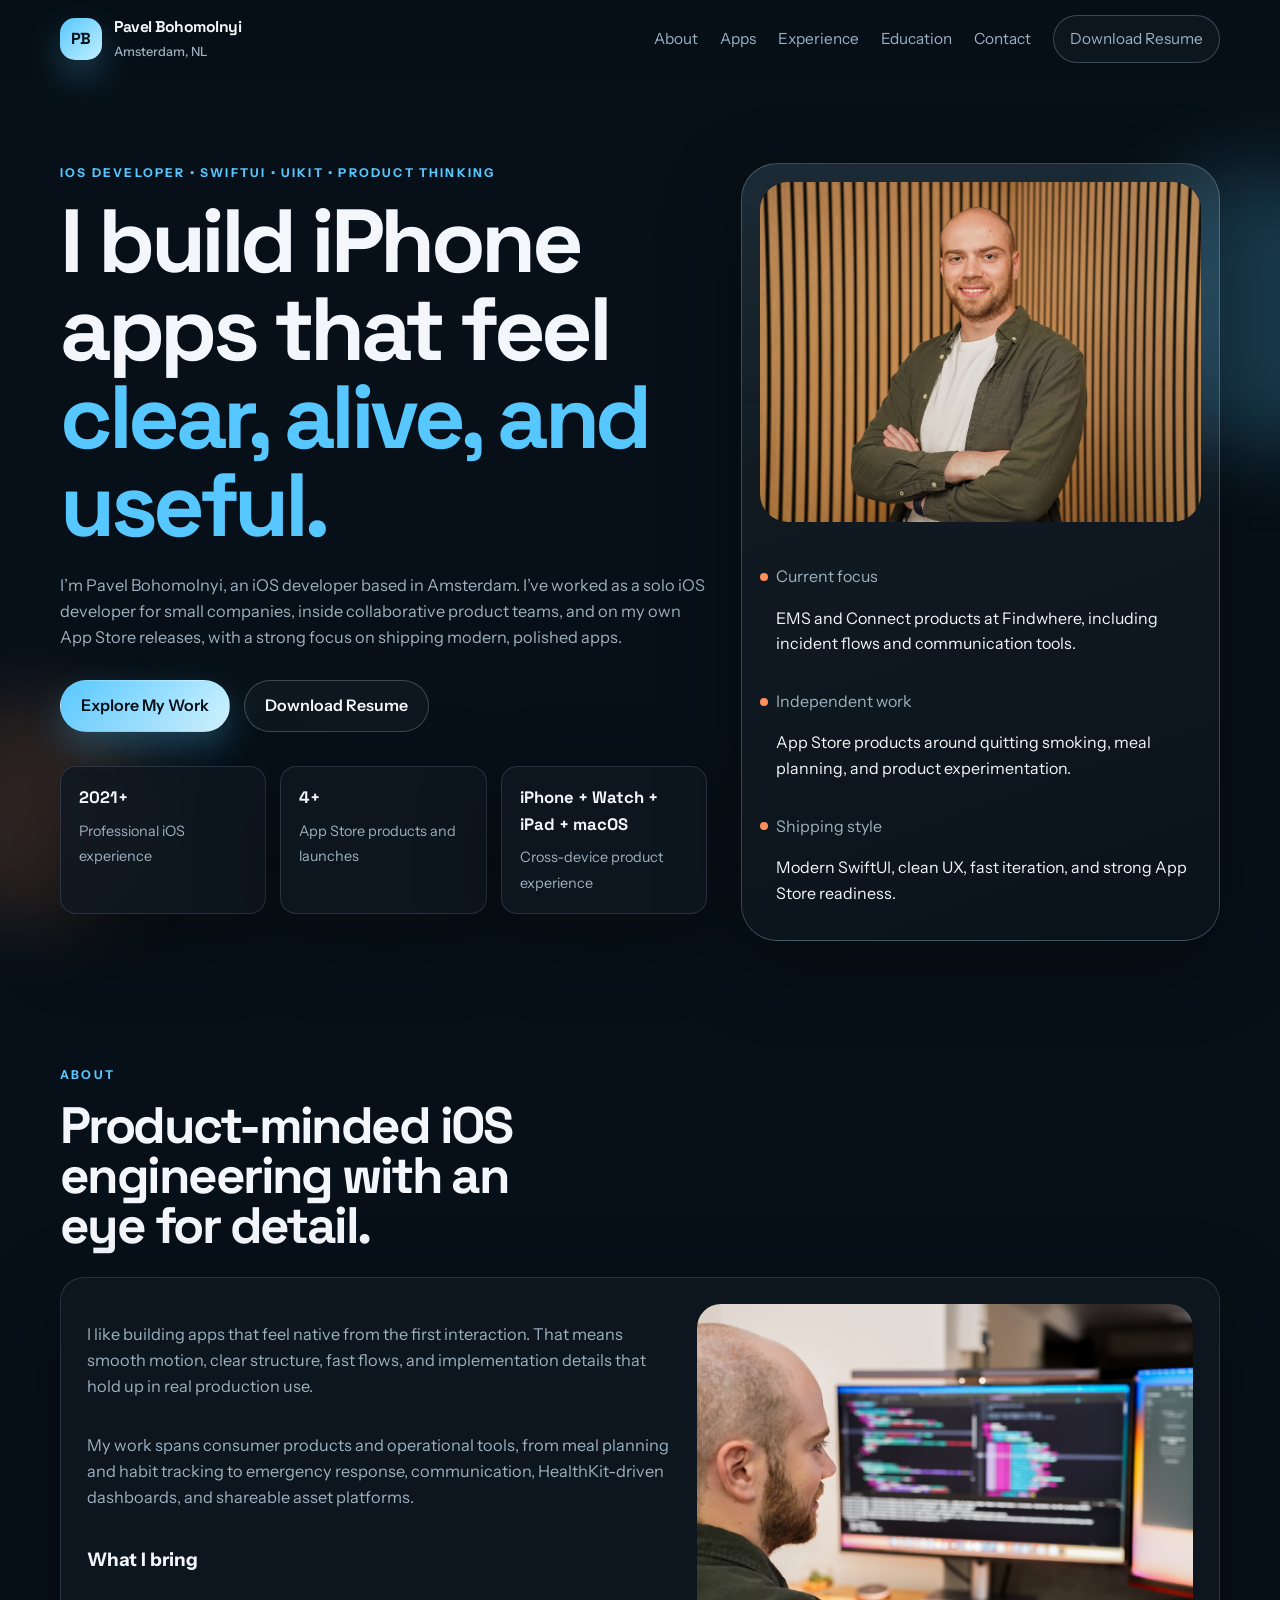
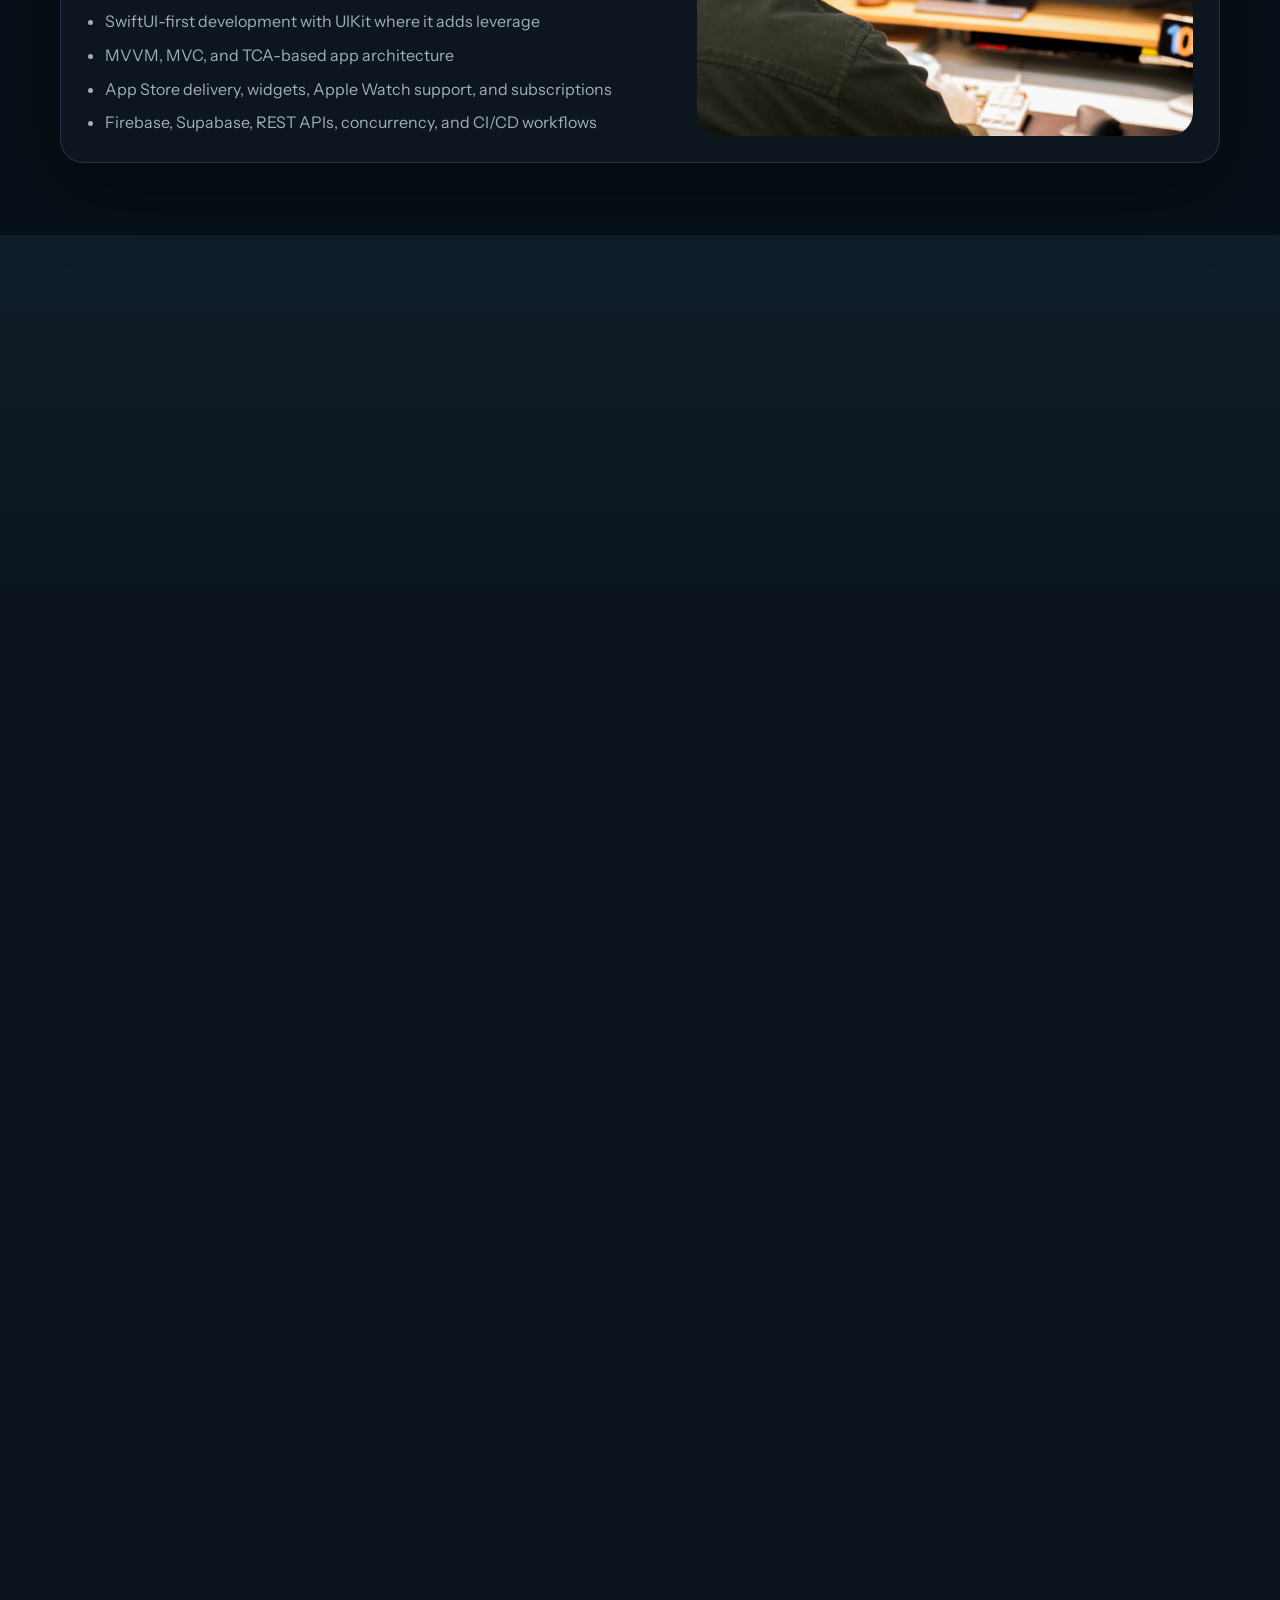
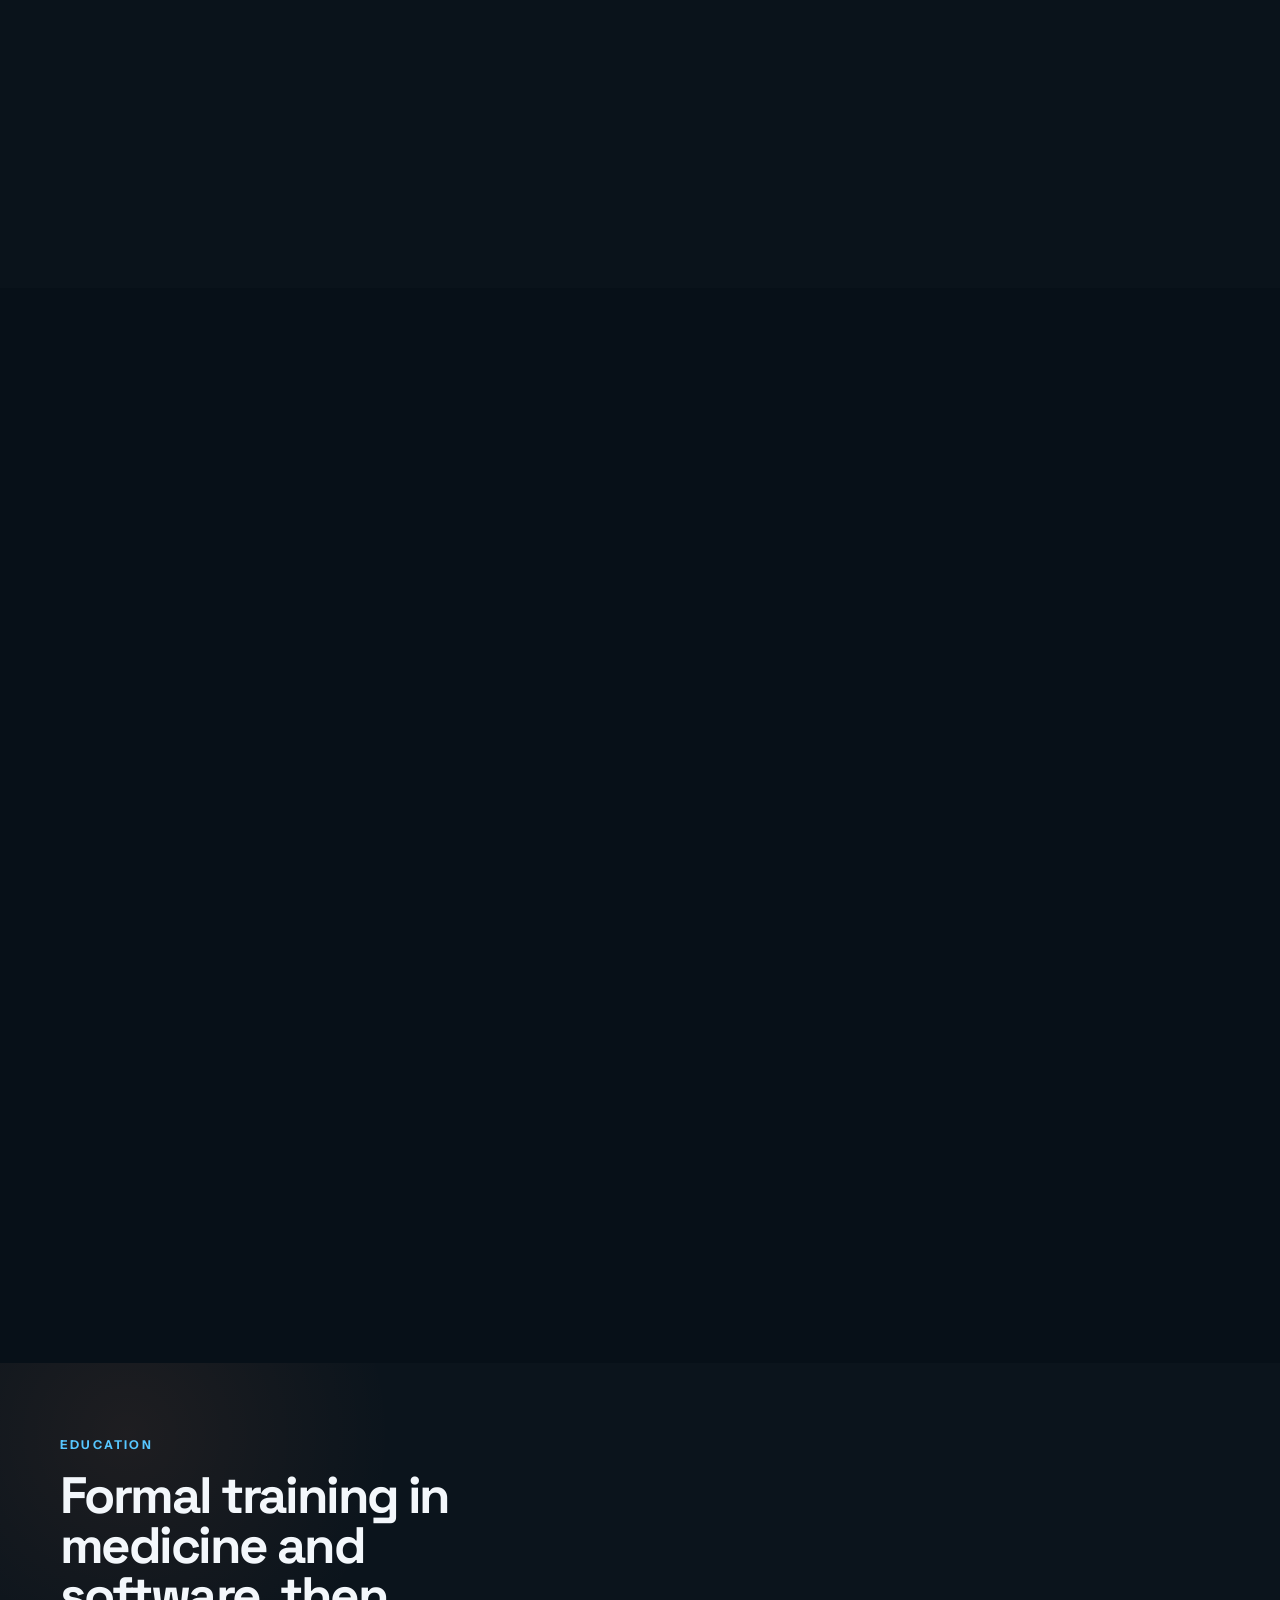
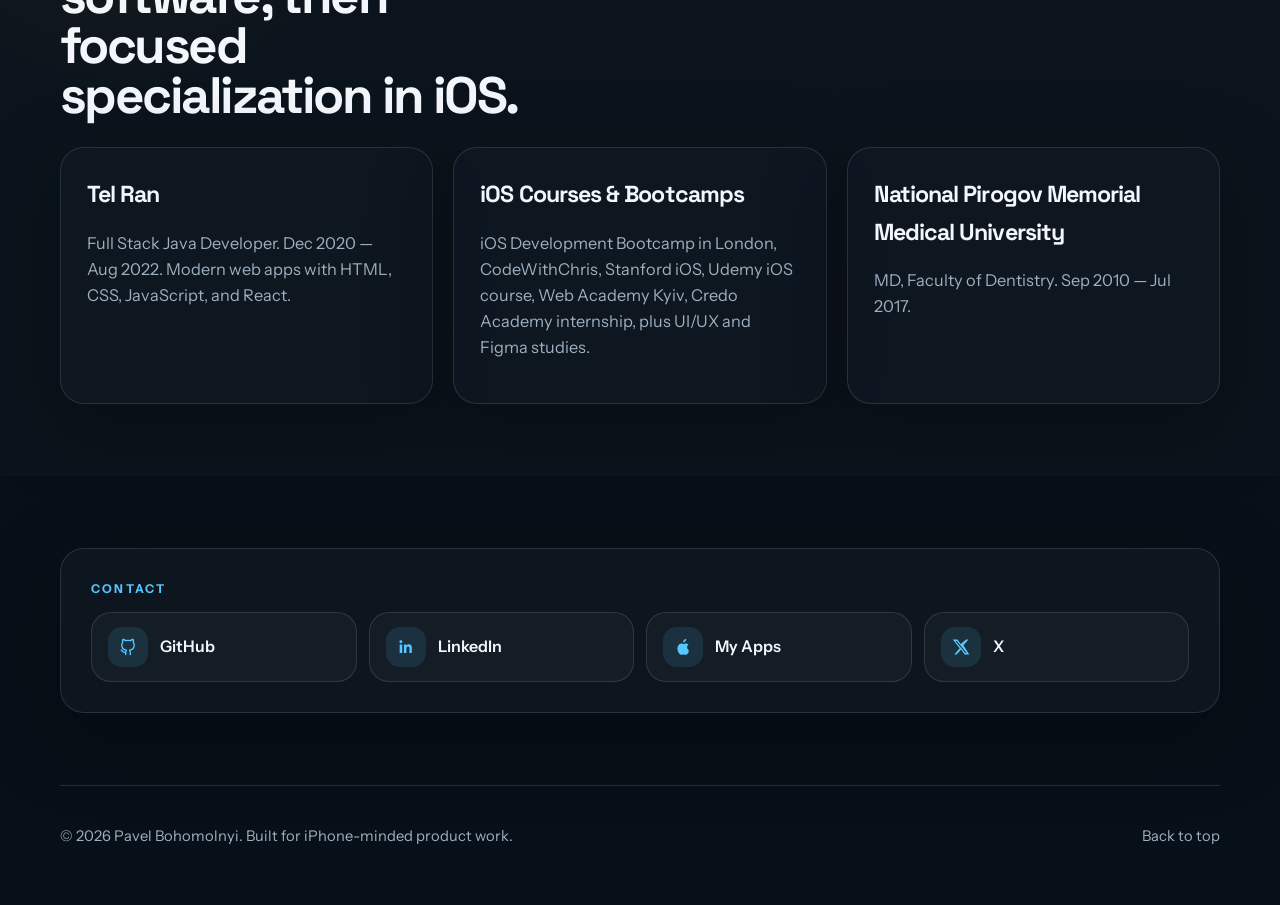
<file: index.html>
<!DOCTYPE html>
<html lang="en">
<head>
  <meta charset="UTF-8" />
  <meta name="viewport" content="width=device-width, initial-scale=1.0" />
  <title>Pavel Bohomolnyi | iOS Developer</title>
  <meta
    name="description"
    content="Portfolio of Pavel Bohomolnyi, an iOS developer building polished SwiftUI and UIKit apps across safety, lifestyle, and consumer products."
  />
  <link rel="preconnect" href="https://fonts.googleapis.com" />
  <link rel="preconnect" href="https://fonts.gstatic.com" crossorigin />
  <link
    href="https://fonts.googleapis.com/css2?family=Space+Grotesk:wght@400;500;700&family=Instrument+Sans:wght@400;500;600;700&display=swap"
    rel="stylesheet"
  />
  <link rel="stylesheet" href="css/style.css" />
</head>
<body>
  <div class="page-bg" aria-hidden="true"></div>
  <div class="site-shell">
    <div id="top" aria-hidden="true"></div>
    <header class="site-header">
      <div class="container nav">
        <a class="brand" href="#top" aria-label="Go to top">
          <span class="brand-mark">PB</span>
          <span class="brand-copy">
            <span class="brand-text">Pavel Bohomolnyi</span>
            <span class="brand-subtext">Amsterdam, NL</span>
          </span>
        </a>

        <button
          class="menu-toggle"
          id="menuToggle"
          type="button"
          aria-expanded="false"
          aria-controls="siteMenu"
          aria-label="Toggle navigation"
        >
          <span></span>
          <span></span>
        </button>

        <nav class="site-nav" id="siteMenu">
          <a href="#about">About</a>
          <a href="#apps">Apps</a>
          <a href="#experience">Experience</a>
          <a href="#education">Education</a>
          <a href="#contact">Contact</a>
          <a class="nav-resume" href="assets/pavel-bohomolnyi-cv.pdf" download>Download Resume</a>
        </nav>
      </div>
    </header>

    <main>
      <section class="hero">
        <div class="hero-orb hero-orb-a"></div>
        <div class="hero-orb hero-orb-b"></div>
        <div class="hero-grid container">
          <div class="hero-copy reveal">
            <p class="eyebrow">iOS Developer • SwiftUI • UIKit • Product Thinking</p>
            <h1>
              I build iPhone apps that feel
              <span>clear, alive, and useful.</span>
            </h1>
            <p class="hero-lead">
              I’m Pavel Bohomolnyi, an iOS developer based in Amsterdam. I’ve worked as a solo
              iOS developer for small companies, inside collaborative product teams, and on my
              own App Store releases, with a strong focus on shipping modern, polished apps.
            </p>
            <div class="hero-actions">
              <a class="button button-primary" href="#apps">Explore My Work</a>
              <a class="button button-secondary" href="assets/pavel-bohomolnyi-cv.pdf" download>Download Resume</a>
            </div>
            <div class="hero-meta">
              <div>
                <strong>2021+</strong>
                <span>Professional iOS experience</span>
              </div>
              <div>
                <strong>4+</strong>
                <span>App Store products and launches</span>
              </div>
              <div>
                <strong>iPhone + Watch + iPad + macOS</strong>
                <span>Cross-device product experience</span>
              </div>
            </div>
          </div>

          <div class="hero-panel reveal reveal-delay">
            <div class="hero-card">
              <div class="hero-photo-frame">
                <img class="hero-photo" src="assets/profile-photo.jpg" alt="Pavel Bohomolnyi portrait" />
              </div>
              <div class="signal-grid">
                <article>
                  <p class="signal-label">Current focus</p>
                  <p>EMS and Connect products at Findwhere, including incident flows and communication tools.</p>
                </article>
                <article>
                  <p class="signal-label">Independent work</p>
                  <p>App Store products around quitting smoking, meal planning, and product experimentation.</p>
                </article>
                <article>
                  <p class="signal-label">Shipping style</p>
                  <p>Modern SwiftUI, clean UX, fast iteration, and strong App Store readiness.</p>
                </article>
              </div>
            </div>
          </div>
        </div>
      </section>

      <section class="section" id="about">
        <div class="container section-grid">
          <div class="section-copy reveal">
            <p class="section-kicker">About</p>
            <h2>Product-minded iOS engineering with an eye for detail.</h2>
          </div>

          <article class="about-feature about-card reveal">
            <div class="about-feature-copy">
              <p>
                I like building apps that feel native from the first interaction. That means
                smooth motion, clear structure, fast flows, and implementation details that hold
                up in real production use.
              </p>
              <p>
                My work spans consumer products and operational tools, from meal planning and
                habit tracking to emergency response, communication, HealthKit-driven dashboards,
                and shareable asset platforms.
              </p>
              <h3>What I bring</h3>
              <ul class="bullet-list">
                <li>SwiftUI-first development with UIKit where it adds leverage</li>
                <li>MVVM, MVC, and TCA-based app architecture</li>
                <li>App Store delivery, widgets, Apple Watch support, and subscriptions</li>
                <li>Firebase, Supabase, REST APIs, concurrency, and CI/CD workflows</li>
              </ul>
            </div>

            <div class="about-photo-card">
              <img src="assets/about-photo.jpg" alt="Pavel Bohomolnyi working at his desk" />
            </div>
          </article>
        </div>
      </section>

      <section class="section section-accent" id="apps">
        <div class="container">
          <div class="section-copy reveal">
            <p class="section-kicker">Selected Apps</p>
            <h2>Apps I’ve shipped across consumer and operational use cases.</h2>
          </div>

          <div class="app-grid">
            <article class="app-card app-card-featured reveal">
              <div class="app-header">
                <span class="app-icon app-icon-image app-icon-nomnom">
                  <img src="assets/app-icons/recipe-book.jpg" alt="Recipe Book app icon" />
                </span>
                <div>
                  <p class="app-type">Recipe &amp; Meal Planning</p>
                  <h3>Recipe Book: Organize &amp; Plan</h3>
                </div>
              </div>
              <p>
                A digital cookbook and weekly meal planner for organizing recipes, building meal
                schedules, and automatically turning planned meals into a smart grocery list.
              </p>
              <div class="tag-row">
                <span>SwiftUI</span>
                <span>StoreKit</span>
                <span>Apple Watch</span>
                <span>Grocery Lists</span>
                <span>Recipe Folders</span>
                <span>Meal Planning</span>
                <span>Firebase</span>
                <span>Push Notifications</span>
                <span>RevenueCat</span>
                <span>Async/Await</span>
                <span>Localization</span>
              </div>
              <div class="app-links">
                <a href="https://apps.apple.com/nl/app/recipe-book-organize-plan/id6745474168" target="_blank" rel="noopener">App Store</a>
              </div>
            </article>

            <article class="app-card reveal reveal-delay">
              <div class="app-header">
                <span class="app-icon app-icon-image app-icon-smoke">
                  <img src="assets/app-icons/no-smoke-orange.png" alt="No Smoke Today app icon" />
                </span>
                <div>
                  <p class="app-type">Health & Habit Tracking</p>
                  <h3>No Smoke Today</h3>
                </div>
              </div>
              <p>
                A quit-smoking app that also acts as a playground for modern iOS development:
                Swift 6, async/await, widgets, Apple Watch, RevenueCat, and analytics tooling.
              </p>
              <div class="tag-row">
                <span>SwiftUI</span>
                <span>Swift 6</span>
                <span>Async/Await</span>
                <span>Widgets</span>
                <span>Apple Watch</span>
                <span>RevenueCat</span>
                <span>Firebase</span>
                <span>Crashlytics</span>
              </div>
              <div class="app-links">
                <a href="https://apps.apple.com/us/app/no-smoke-today/id6758665758" target="_blank" rel="noopener">App Store</a>
              </div>
            </article>

            <article class="app-card reveal">
              <div class="app-header">
                <span class="app-icon app-icon-image app-icon-ems">
                  <img src="assets/app-icons/ems.png" alt="EMS app icon" />
                </span>
                <div>
                  <p class="app-type">Operational Event Platform</p>
                  <h3>EMS</h3>
                </div>
              </div>
              <p>
                A safety-focused app designed to save lives with quick incident alerts, location
                usage, audio and video chat, Bluetooth emergency buttons, and live information.
              </p>
              <div class="tag-row">
                <span>UIKit</span>
                <span>CoreBluetooth</span>
                <span>Location</span>
                <span>Audio / Video Chat</span>
                <span>Critical Alerts</span>
                <span>Widgets</span>
                <span>Analytics</span>
                <span>Firebase</span>
                <span>Tasks</span>
                <span>Agenda</span>
                <span>Calendars</span>
                <span>Notes</span>
                <span>SSO</span>
              </div>
              <div class="app-links">
                <a href="https://apps.apple.com/us/app/ems-app/id651352867" target="_blank" rel="noopener">App Store</a>
              </div>
            </article>

            <article class="app-card reveal">
              <div class="app-header">
                <span class="app-icon app-icon-image app-icon-findwhere">
                  <img src="assets/app-icons/findwhere-connect.png" alt="Findwhere Connect app icon" />
                </span>
                <div>
                  <p class="app-type">B2B / Public Service</p>
                  <h3>Findwhere Connect</h3>
                </div>
              </div>
              <p>
                A fully operational app commissioned in partnership with Dutch municipalities to
                give refugees fast access to essential information and communication channels.
              </p>
              <div class="tag-row">
                <span>SwiftUI</span>
                <span>Messaging</span>
                <span>Translation</span>
                <span>Municipal Services</span>
                <span>Onboarding</span>
                <span>Push Notifications</span>
                <span>Accessibility</span>
              </div>
              <div class="app-links">
                <a href="https://apps.apple.com/ca/app/findwhere-connect/id6742739684" target="_blank" rel="noopener">App Store</a>
              </div>
            </article>

            <article class="app-card reveal reveal-delay">
              <div class="app-header">
                <span class="app-icon app-icon-image app-icon-topology">
                  <img src="assets/app-icons/topology.webp" alt="Topology app icon" />
                </span>
                <div>
                  <p class="app-type">Shared Mobility Platform</p>
                  <h3>Topology</h3>
                </div>
              </div>
              <p>
                Part of the Skopei platform, giving users access to shared assets like cars,
                bicycles, boats, properties, and other bookable resources through one mobile product.
              </p>
              <div class="tag-row">
                <span>UIKit</span>
                <span>Product Delivery</span>
                <span>Mobility</span>
                <span>Shared Assets</span>
                <span>Cross-team Collaboration</span>
                <span>Documentation</span>
                <span>App Store</span>
              </div>
              <div class="app-links">
                <a href="https://apps.apple.com/nl/app/topology/id1525860385" target="_blank" rel="noopener">App Store</a>
              </div>
            </article>
          </div>
        </div>
      </section>

      <section class="section" id="experience">
        <div class="container">
          <div class="section-copy reveal">
            <p class="section-kicker">Experience</p>
            <h2>Professional product work and independent app building.</h2>
          </div>

          <div class="timeline">
            <article class="timeline-item reveal">
              <div class="timeline-line"></div>
              <div class="timeline-body">
                <div class="timeline-meta">
                  <span>Findwhere</span>
                  <span>Sep 2024 — Current</span>
                </div>
                <h3>iOS Developer</h3>
                <p>
                  Main focus on the EMS app and related products: safety features, incident alerts,
                  location-based flows, audio and video chat, Bluetooth integration, widgets,
                  analytics, crash tracking, and a large-scale rewrite using modern technologies.
                </p>
              </div>
            </article>

            <article class="timeline-item reveal reveal-delay">
              <div class="timeline-line"></div>
              <div class="timeline-body">
                <div class="timeline-meta">
                  <span>Simple Things</span>
                  <span>Jun 2024 — Sep 2024</span>
                </div>
                <h3>iOS Developer</h3>
                <p>
                  Built an MVP in SwiftUI with async/await for an app that combines reminders,
                  HealthKit activity tracking, weather views, and crypto dashboard functionality,
                  plus a roadmap for multiple major updates.
                </p>
              </div>
            </article>

            <article class="timeline-item reveal">
              <div class="timeline-line"></div>
              <div class="timeline-body">
                <div class="timeline-meta">
                  <span>Skopei</span>
                  <span>Feb 2023 — Jun 2024</span>
                </div>
                <h3>iOS Developer</h3>
                <p>
                  Worked across the Topology and Skopei apps, from UI fixes and larger projects to
                  App Store distribution, while coordinating closely with Android developers, design,
                  product, business, and QA stakeholders.
                </p>
              </div>
            </article>

          </div>
        </div>
      </section>

      <section class="section section-soft" id="education">
        <div class="container education-layout">
          <div class="section-copy reveal">
            <p class="section-kicker">Education</p>
            <h2>Formal training in medicine and software, then focused specialization in iOS.</h2>
          </div>

          <div class="education-grid">
            <article class="education-card reveal">
              <h3>Tel Ran</h3>
              <p>
                Full Stack Java Developer.
                Dec 2020 — Aug 2022.
                Modern web apps with HTML, CSS, JavaScript, and React.
              </p>
            </article>

            <article class="education-card reveal reveal-delay">
              <h3>iOS Courses & Bootcamps</h3>
              <p>
                iOS Development Bootcamp in London, CodeWithChris, Stanford iOS, Udemy iOS course,
                Web Academy Kyiv, Credo Academy internship, plus UI/UX and Figma studies.
              </p>
            </article>

            <article class="education-card reveal">
              <h3>National Pirogov Memorial Medical University</h3>
              <p>
                MD, Faculty of Dentistry.
                Sep 2010 — Jul 2017.
              </p>
            </article>
          </div>
        </div>
      </section>

      <section class="section" id="contact">
        <div class="container contact-shell reveal">
          <div class="contact-panel">
            <p class="section-kicker">Contact</p>
            <div class="contact-links-grid">
              <a class="contact-link-card" href="https://github.com/PavelBohomolny" target="_blank" rel="noopener" aria-label="GitHub">
                <span class="contact-link-icon" aria-hidden="true">
                  <svg width="18" height="18" viewBox="0 0 24 24" role="img" fill="none" stroke="currentColor" stroke-width="1.8" stroke-linecap="round" stroke-linejoin="round">
                    <path d="M9 19c-4.5 1.4-4.5-2.5-6-3m12 6v-3.5a3 3 0 0 0-.9-2.3c3-.3 6.2-1.5 6.2-6.8A5.3 5.3 0 0 0 19 5.8 4.9 4.9 0 0 0 18.9 2S17.7 1.7 15 3.5a13.4 13.4 0 0 0-6 0C6.3 1.7 5.1 2 5.1 2A4.9 4.9 0 0 0 5 5.8a5.3 5.3 0 0 0-1.3 3.6c0 5.3 3.2 6.5 6.2 6.8A3 3 0 0 0 9 18.5V22"/>
                  </svg>
                </span>
                <span class="contact-link-label">GitHub</span>
              </a>

              <a class="contact-link-card" href="https://www.linkedin.com/in/pavelbohomolnyi/" target="_blank" rel="noopener" aria-label="LinkedIn">
                <span class="contact-link-icon" aria-hidden="true">
                  <svg width="18" height="18" viewBox="0 0 24 24" role="img" fill="currentColor">
                    <path d="M6.94 8.5H3.56V20h3.38V8.5Zm.22-3.55a1.96 1.96 0 1 0-3.92 0 1.96 1.96 0 0 0 3.92 0ZM20 20h-3.38v-5.59c0-1.33-.03-3.05-1.86-3.05-1.87 0-2.16 1.46-2.16 2.96V20H9.22V8.5h3.24v1.57h.05c.45-.85 1.55-1.75 3.18-1.75 3.4 0 4.03 2.24 4.03 5.15V20Z"/>
                  </svg>
                </span>
                <span class="contact-link-label">LinkedIn</span>
              </a>

              <a class="contact-link-card" href="https://apps.apple.com/developer/pavel-bohomolnyi/id1811868448" target="_blank" rel="noopener" aria-label="My Apps">
                <span class="contact-link-icon" aria-hidden="true">
                  <svg width="18" height="18" viewBox="0 0 24 24" role="img" fill="currentColor">
                    <path d="M16.37 1.43c0 1.14-.47 2.24-1.17 3.04-.8.91-2.04 1.61-3.19 1.52-.14-1.09.43-2.23 1.14-3 .79-.87 2.09-1.51 3.22-1.56Zm3.7 16.08c-.47 1.08-1.04 2.08-1.82 3.04-.69.85-1.6 1.9-2.79 1.92-1.06.02-1.4-.63-2.84-.63-1.44 0-1.83.61-2.88.65-1.14.05-2.01-1.01-2.71-1.86-1.98-2.43-3.49-6.86-1.46-10.35.99-1.72 2.77-2.8 4.66-2.83 1.09-.02 2.13.73 2.79.73.66 0 1.9-.9 3.2-.77.54.02 2.05.22 3.02 1.64-.08.05-1.8 1.05-1.78 3.14.02 2.49 2.19 3.33 2.23 3.35-.03.07-.35 1.03-.62 1.97Z"/>
                  </svg>
                </span>
                <span class="contact-link-label">My Apps</span>
              </a>

              <a class="contact-link-card" href="https://x.com/pavelbohomolnyi" target="_blank" rel="noopener" aria-label="X">
                <span class="contact-link-icon" aria-hidden="true">
                  <svg width="18" height="18" viewBox="0 0 24 24" role="img" fill="currentColor">
                    <path d="M18.9 2H22l-6.77 7.74L23 22h-6.1l-4.77-6.8L6.18 22H3.05l7.24-8.27L1 2h6.25l4.3 6.15L18.9 2Zm-1.07 18h1.69L6.32 3.9H4.5L17.83 20Z"/>
                  </svg>
                </span>
                <span class="contact-link-label">X</span>
              </a>
            </div>
          </div>
        </div>
      </section>
    </main>

    <footer class="site-footer">
      <div class="container footer-row">
        <p>© 2026 Pavel Bohomolnyi. Built for iPhone-minded product work.</p>
        <a href="#top">Back to top</a>
      </div>
    </footer>
  </div>

  <script src="js/main.js"></script>
</body>
</html>
</file>
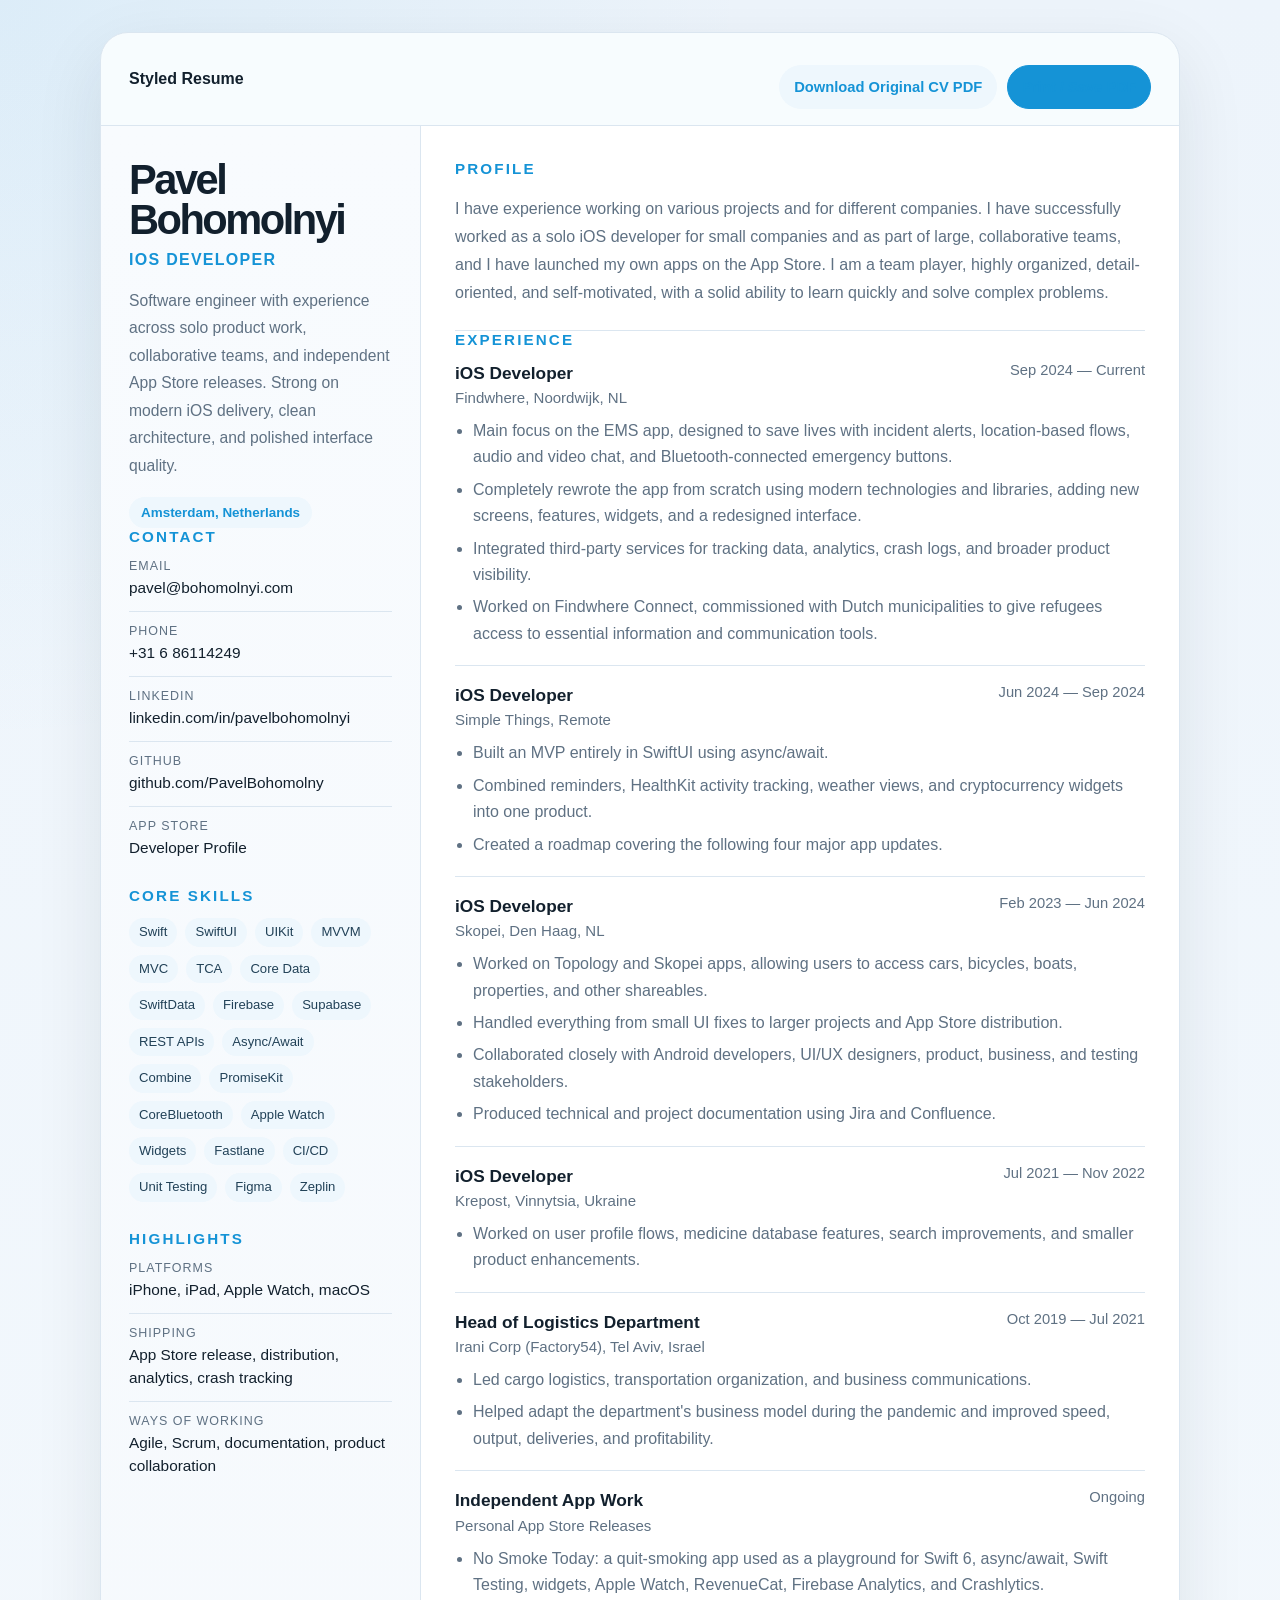
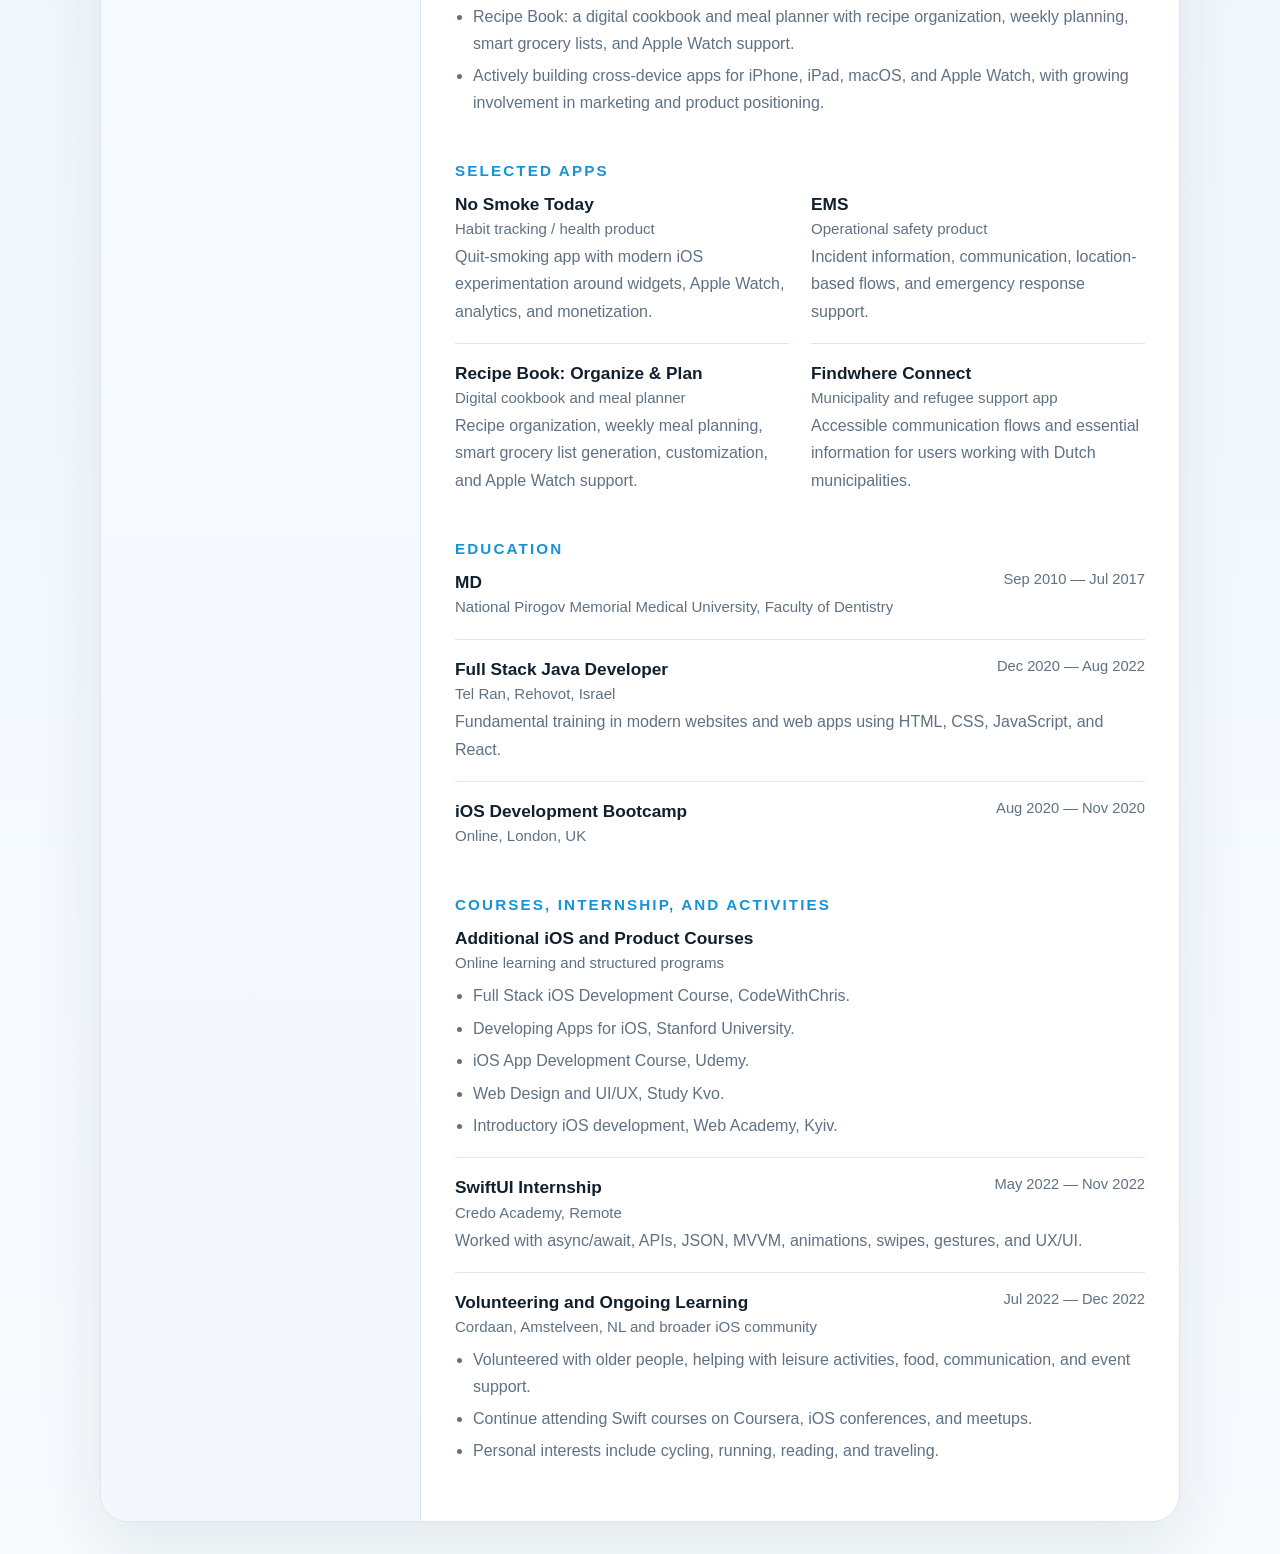
<file: assets/pavel-bohomolnyi-resume.html>
<!DOCTYPE html>
<html lang="en">
<head>
  <meta charset="UTF-8" />
  <meta name="viewport" content="width=device-width, initial-scale=1.0" />
  <title>Pavel Bohomolnyi Resume</title>
  <style>
    :root {
      --bg: #edf4fb;
      --paper: #ffffff;
      --ink: #12202d;
      --muted: #5f7183;
      --line: #dbe6f0;
      --accent: #1593d6;
      --accent-soft: #eef7fd;
      --display: "Avenir Next", "Segoe UI", sans-serif;
      --body: "Inter", "Helvetica Neue", sans-serif;
      --shadow: 0 24px 70px rgba(13, 31, 48, 0.09);
    }

    * {
      box-sizing: border-box;
    }

    body {
      margin: 0;
      padding: 32px 18px;
      color: var(--ink);
      font-family: var(--body);
      background:
        radial-gradient(circle at top left, rgba(21, 147, 214, 0.08), transparent 22%),
        linear-gradient(180deg, #edf4fb 0%, #f7fbfe 100%);
    }

    a {
      color: inherit;
      text-decoration: none;
    }

    .resume {
      width: min(1080px, 100%);
      margin: 0 auto;
      background: var(--paper);
      border: 1px solid var(--line);
      border-radius: 28px;
      box-shadow: var(--shadow);
      overflow: hidden;
    }

    .topbar {
      display: flex;
      justify-content: space-between;
      gap: 16px;
      align-items: center;
      padding: 16px 28px;
      border-bottom: 1px solid var(--line);
      background: rgba(21, 147, 214, 0.03);
    }

    .topbar a {
      color: var(--accent);
      font-weight: 600;
    }

    .layout {
      display: grid;
      grid-template-columns: 320px minmax(0, 1fr);
    }

    .sidebar {
      padding: 34px 28px 36px;
      background: linear-gradient(180deg, #f8fbfe 0%, #f4f8fc 100%);
      border-right: 1px solid var(--line);
    }

    .main {
      padding: 34px 34px 38px;
    }

    .name {
      margin: 0;
      font-family: var(--display);
      font-size: 2.6rem;
      line-height: 0.95;
      letter-spacing: -0.06em;
    }

    .role {
      margin: 12px 0 0;
      color: var(--accent);
      font-size: 1rem;
      font-weight: 700;
      letter-spacing: 0.08em;
      text-transform: uppercase;
    }

    .intro {
      margin: 18px 0 0;
      color: var(--muted);
      line-height: 1.75;
      font-size: 0.98rem;
    }

    .pill {
      display: inline-flex;
      align-items: center;
      margin-top: 18px;
      padding: 8px 12px;
      border-radius: 999px;
      background: var(--accent-soft);
      color: var(--accent);
      font-size: 0.84rem;
      font-weight: 700;
    }

    .section + .section {
      margin-top: 28px;
    }

    .section-title {
      margin: 0 0 14px;
      font-family: var(--display);
      font-size: 0.95rem;
      font-weight: 700;
      letter-spacing: 0.14em;
      text-transform: uppercase;
      color: var(--accent);
    }

    .contact-list,
    .mini-list {
      display: grid;
      gap: 12px;
    }

    .contact-item,
    .mini-item {
      padding-bottom: 12px;
      border-bottom: 1px solid var(--line);
    }

    .contact-item:last-child,
    .mini-item:last-child {
      padding-bottom: 0;
      border-bottom: 0;
    }

    .label {
      display: block;
      margin-bottom: 3px;
      color: var(--muted);
      font-size: 0.78rem;
      letter-spacing: 0.08em;
      text-transform: uppercase;
    }

    .value {
      line-height: 1.5;
      font-size: 0.96rem;
    }

    .chip-grid {
      display: flex;
      flex-wrap: wrap;
      gap: 8px;
    }

    .chip {
      padding: 7px 10px;
      border-radius: 999px;
      background: var(--accent-soft);
      color: #214157;
      font-size: 0.82rem;
      line-height: 1.1;
    }

    .header-block {
      padding-bottom: 22px;
      border-bottom: 1px solid var(--line);
    }

    .section-copy {
      margin: 18px 0 0;
      color: var(--muted);
      line-height: 1.76;
      font-size: 1rem;
    }

    .entry {
      padding: 18px 0;
      border-top: 1px solid var(--line);
    }

    .entry:first-of-type {
      border-top: 0;
      padding-top: 0;
    }

    .entry-head {
      display: flex;
      justify-content: space-between;
      align-items: flex-start;
      gap: 16px;
      margin-bottom: 6px;
    }

    .entry h3 {
      margin: 0;
      font-size: 1.08rem;
      line-height: 1.35;
    }

    .entry .where {
      margin: 4px 0 0;
      color: var(--muted);
      font-size: 0.94rem;
    }

    .period {
      color: var(--muted);
      white-space: nowrap;
      font-size: 0.92rem;
    }

    ul {
      margin: 12px 0 0;
      padding-left: 18px;
      color: var(--muted);
      line-height: 1.65;
    }

    li + li {
      margin-top: 6px;
    }

    .two-col {
      display: grid;
      grid-template-columns: 1fr 1fr;
      gap: 22px;
    }

    .plain {
      margin: 0;
      color: var(--muted);
      line-height: 1.7;
    }

    .actions {
      display: flex;
      flex-wrap: wrap;
      gap: 10px;
      margin-top: 16px;
    }

    .button {
      display: inline-flex;
      align-items: center;
      justify-content: center;
      min-height: 44px;
      padding: 0 14px;
      border-radius: 999px;
      font-size: 0.92rem;
      font-weight: 700;
      border: 1px solid var(--line);
    }

    .button-primary {
      color: #fff;
      background: var(--accent);
      border-color: var(--accent);
    }

    .button-secondary {
      color: var(--accent);
      background: var(--accent-soft);
      border-color: transparent;
    }

    @media print {
      body {
        padding: 0;
        background: #fff;
      }

      .resume {
        width: 100%;
        border: 0;
        border-radius: 0;
        box-shadow: none;
      }

      .topbar,
      .actions {
        display: none;
      }
    }

    @media (max-width: 860px) {
      .layout,
      .two-col {
        grid-template-columns: 1fr;
      }

      .sidebar {
        border-right: 0;
        border-bottom: 1px solid var(--line);
      }
    }

    @media (max-width: 640px) {
      .main,
      .sidebar {
        padding: 24px 20px;
      }

      .topbar {
        padding: 14px 20px;
        flex-direction: column;
        align-items: flex-start;
      }

      .entry-head {
        flex-direction: column;
      }

      .period {
        white-space: normal;
      }

      .name {
        font-size: 2.2rem;
      }
    }
  </style>
</head>
<body>
  <main class="resume">
    <div class="topbar">
      <strong>Styled Resume</strong>
      <div class="actions">
        <a class="button button-secondary" href="pavel-bohomolnyi-cv.pdf" download>Download Original CV PDF</a>
        <a class="button button-primary" href="javascript:window.print()">Print / Save PDF</a>
      </div>
    </div>

    <div class="layout">
      <aside class="sidebar">
        <h1 class="name">Pavel<br />Bohomolnyi</h1>
        <p class="role">iOS Developer</p>
        <p class="intro">
          Software engineer with experience across solo product work, collaborative teams,
          and independent App Store releases. Strong on modern iOS delivery, clean architecture,
          and polished interface quality.
        </p>
        <div class="pill">Amsterdam, Netherlands</div>

        <section class="section">
          <h2 class="section-title">Contact</h2>
          <div class="contact-list">
            <div class="contact-item">
              <span class="label">Email</span>
              <div class="value"><a href="mailto:pavel@bohomolnyi.com">pavel@bohomolnyi.com</a></div>
            </div>
            <div class="contact-item">
              <span class="label">Phone</span>
              <div class="value">+31 6 86114249</div>
            </div>
            <div class="contact-item">
              <span class="label">LinkedIn</span>
              <div class="value"><a href="https://www.linkedin.com/in/pavelbohomolnyi/">linkedin.com/in/pavelbohomolnyi</a></div>
            </div>
            <div class="contact-item">
              <span class="label">GitHub</span>
              <div class="value"><a href="https://github.com/PavelBohomolny">github.com/PavelBohomolny</a></div>
            </div>
            <div class="contact-item">
              <span class="label">App Store</span>
              <div class="value"><a href="https://apps.apple.com/developer/pavel-bohomolnyi/id1811868448">Developer Profile</a></div>
            </div>
          </div>
        </section>

        <section class="section">
          <h2 class="section-title">Core Skills</h2>
          <div class="chip-grid">
            <span class="chip">Swift</span>
            <span class="chip">SwiftUI</span>
            <span class="chip">UIKit</span>
            <span class="chip">MVVM</span>
            <span class="chip">MVC</span>
            <span class="chip">TCA</span>
            <span class="chip">Core Data</span>
            <span class="chip">SwiftData</span>
            <span class="chip">Firebase</span>
            <span class="chip">Supabase</span>
            <span class="chip">REST APIs</span>
            <span class="chip">Async/Await</span>
            <span class="chip">Combine</span>
            <span class="chip">PromiseKit</span>
            <span class="chip">CoreBluetooth</span>
            <span class="chip">Apple Watch</span>
            <span class="chip">Widgets</span>
            <span class="chip">Fastlane</span>
            <span class="chip">CI/CD</span>
            <span class="chip">Unit Testing</span>
            <span class="chip">Figma</span>
            <span class="chip">Zeplin</span>
          </div>
        </section>

        <section class="section">
          <h2 class="section-title">Highlights</h2>
          <div class="mini-list">
            <div class="mini-item">
              <span class="label">Platforms</span>
              <div class="value">iPhone, iPad, Apple Watch, macOS</div>
            </div>
            <div class="mini-item">
              <span class="label">Shipping</span>
              <div class="value">App Store release, distribution, analytics, crash tracking</div>
            </div>
            <div class="mini-item">
              <span class="label">Ways of Working</span>
              <div class="value">Agile, Scrum, documentation, product collaboration</div>
            </div>
          </div>
        </section>
      </aside>

      <section class="main">
        <div class="header-block">
          <h2 class="section-title">Profile</h2>
          <p class="section-copy">
            I have experience working on various projects and for different companies. I have
            successfully worked as a solo iOS developer for small companies and as part of large,
            collaborative teams, and I have launched my own apps on the App Store. I am a team
            player, highly organized, detail-oriented, and self-motivated, with a solid ability
            to learn quickly and solve complex problems.
          </p>
        </div>

        <section class="section">
          <h2 class="section-title">Experience</h2>

          <article class="entry">
            <div class="entry-head">
              <div>
                <h3>iOS Developer</h3>
                <p class="where">Findwhere, Noordwijk, NL</p>
              </div>
              <span class="period">Sep 2024 — Current</span>
            </div>
            <ul>
              <li>Main focus on the EMS app, designed to save lives with incident alerts, location-based flows, audio and video chat, and Bluetooth-connected emergency buttons.</li>
              <li>Completely rewrote the app from scratch using modern technologies and libraries, adding new screens, features, widgets, and a redesigned interface.</li>
              <li>Integrated third-party services for tracking data, analytics, crash logs, and broader product visibility.</li>
              <li>Worked on Findwhere Connect, commissioned with Dutch municipalities to give refugees access to essential information and communication tools.</li>
            </ul>
          </article>

          <article class="entry">
            <div class="entry-head">
              <div>
                <h3>iOS Developer</h3>
                <p class="where">Simple Things, Remote</p>
              </div>
              <span class="period">Jun 2024 — Sep 2024</span>
            </div>
            <ul>
              <li>Built an MVP entirely in SwiftUI using async/await.</li>
              <li>Combined reminders, HealthKit activity tracking, weather views, and cryptocurrency widgets into one product.</li>
              <li>Created a roadmap covering the following four major app updates.</li>
            </ul>
          </article>

          <article class="entry">
            <div class="entry-head">
              <div>
                <h3>iOS Developer</h3>
                <p class="where">Skopei, Den Haag, NL</p>
              </div>
              <span class="period">Feb 2023 — Jun 2024</span>
            </div>
            <ul>
              <li>Worked on Topology and Skopei apps, allowing users to access cars, bicycles, boats, properties, and other shareables.</li>
              <li>Handled everything from small UI fixes to larger projects and App Store distribution.</li>
              <li>Collaborated closely with Android developers, UI/UX designers, product, business, and testing stakeholders.</li>
              <li>Produced technical and project documentation using Jira and Confluence.</li>
            </ul>
          </article>

          <article class="entry">
            <div class="entry-head">
              <div>
                <h3>iOS Developer</h3>
                <p class="where">Krepost, Vinnytsia, Ukraine</p>
              </div>
              <span class="period">Jul 2021 — Nov 2022</span>
            </div>
            <ul>
              <li>Worked on user profile flows, medicine database features, search improvements, and smaller product enhancements.</li>
            </ul>
          </article>

          <article class="entry">
            <div class="entry-head">
              <div>
                <h3>Head of Logistics Department</h3>
                <p class="where">Irani Corp (Factory54), Tel Aviv, Israel</p>
              </div>
              <span class="period">Oct 2019 — Jul 2021</span>
            </div>
            <ul>
              <li>Led cargo logistics, transportation organization, and business communications.</li>
              <li>Helped adapt the department's business model during the pandemic and improved speed, output, deliveries, and profitability.</li>
            </ul>
          </article>

          <article class="entry">
            <div class="entry-head">
              <div>
                <h3>Independent App Work</h3>
                <p class="where">Personal App Store Releases</p>
              </div>
              <span class="period">Ongoing</span>
            </div>
            <ul>
              <li>No Smoke Today: a quit-smoking app used as a playground for Swift 6, async/await, Swift Testing, widgets, Apple Watch, RevenueCat, Firebase Analytics, and Crashlytics.</li>
              <li>Recipe Book: a digital cookbook and meal planner with recipe organization, weekly planning, smart grocery lists, and Apple Watch support.</li>
              <li>Actively building cross-device apps for iPhone, iPad, macOS, and Apple Watch, with growing involvement in marketing and product positioning.</li>
            </ul>
          </article>
        </section>

        <section class="section">
          <h2 class="section-title">Selected Apps</h2>
          <div class="two-col">
            <div>
              <article class="entry">
                <div class="entry-head">
                  <div>
                    <h3>No Smoke Today</h3>
                    <p class="where">Habit tracking / health product</p>
                  </div>
                </div>
                <p class="plain">Quit-smoking app with modern iOS experimentation around widgets, Apple Watch, analytics, and monetization.</p>
              </article>

              <article class="entry">
                <div class="entry-head">
                  <div>
                    <h3>Recipe Book: Organize &amp; Plan</h3>
                    <p class="where">Digital cookbook and meal planner</p>
                  </div>
                </div>
                <p class="plain">Recipe organization, weekly meal planning, smart grocery list generation, customization, and Apple Watch support.</p>
              </article>
            </div>

            <div>
              <article class="entry">
                <div class="entry-head">
                  <div>
                    <h3>EMS</h3>
                    <p class="where">Operational safety product</p>
                  </div>
                </div>
                <p class="plain">Incident information, communication, location-based flows, and emergency response support.</p>
              </article>

              <article class="entry">
                <div class="entry-head">
                  <div>
                    <h3>Findwhere Connect</h3>
                    <p class="where">Municipality and refugee support app</p>
                  </div>
                </div>
                <p class="plain">Accessible communication flows and essential information for users working with Dutch municipalities.</p>
              </article>
            </div>
          </div>
        </section>

        <section class="section">
          <h2 class="section-title">Education</h2>

          <article class="entry">
            <div class="entry-head">
              <div>
                <h3>MD</h3>
                <p class="where">National Pirogov Memorial Medical University, Faculty of Dentistry</p>
              </div>
              <span class="period">Sep 2010 — Jul 2017</span>
            </div>
          </article>

          <article class="entry">
            <div class="entry-head">
              <div>
                <h3>Full Stack Java Developer</h3>
                <p class="where">Tel Ran, Rehovot, Israel</p>
              </div>
              <span class="period">Dec 2020 — Aug 2022</span>
            </div>
            <p class="plain">Fundamental training in modern websites and web apps using HTML, CSS, JavaScript, and React.</p>
          </article>

          <article class="entry">
            <div class="entry-head">
              <div>
                <h3>iOS Development Bootcamp</h3>
                <p class="where">Online, London, UK</p>
              </div>
              <span class="period">Aug 2020 — Nov 2020</span>
            </div>
          </article>
        </section>

        <section class="section">
          <h2 class="section-title">Courses, Internship, and Activities</h2>

          <article class="entry">
            <div class="entry-head">
              <div>
                <h3>Additional iOS and Product Courses</h3>
                <p class="where">Online learning and structured programs</p>
              </div>
            </div>
            <ul>
              <li>Full Stack iOS Development Course, CodeWithChris.</li>
              <li>Developing Apps for iOS, Stanford University.</li>
              <li>iOS App Development Course, Udemy.</li>
              <li>Web Design and UI/UX, Study Kvo.</li>
              <li>Introductory iOS development, Web Academy, Kyiv.</li>
            </ul>
          </article>

          <article class="entry">
            <div class="entry-head">
              <div>
                <h3>SwiftUI Internship</h3>
                <p class="where">Credo Academy, Remote</p>
              </div>
              <span class="period">May 2022 — Nov 2022</span>
            </div>
            <p class="plain">Worked with async/await, APIs, JSON, MVVM, animations, swipes, gestures, and UX/UI.</p>
          </article>

          <article class="entry">
            <div class="entry-head">
              <div>
                <h3>Volunteering and Ongoing Learning</h3>
                <p class="where">Cordaan, Amstelveen, NL and broader iOS community</p>
              </div>
              <span class="period">Jul 2022 — Dec 2022</span>
            </div>
            <ul>
              <li>Volunteered with older people, helping with leisure activities, food, communication, and event support.</li>
              <li>Continue attending Swift courses on Coursera, iOS conferences, and meetups.</li>
              <li>Personal interests include cycling, running, reading, and traveling.</li>
            </ul>
          </article>
        </section>
      </section>
    </div>
  </main>
</body>
</html>
</file>
<file: css/style.css>
:root {
  --bg: #0a1016;
  --bg-soft: #101923;
  --panel: rgba(15, 24, 34, 0.82);
  --panel-strong: #12202d;
  --line: rgba(197, 228, 255, 0.14);
  --line-strong: rgba(197, 228, 255, 0.24);
  --text: #f3f7fb;
  --muted: #9eb0c0;
  --accent: #57c7ff;
  --accent-strong: #1593d6;
  --warm: #ff8f5a;
  --lime: #a8ff7a;
  --shadow: 0 24px 80px rgba(0, 0, 0, 0.34);

  --font-display: "Space Grotesk", sans-serif;
  --font-body: "Instrument Sans", sans-serif;

  --radius-sm: 16px;
  --radius-md: 24px;
  --radius-lg: 36px;
  --transition: 220ms ease;
}

*,
*::before,
*::after {
  box-sizing: border-box;
}

html {
  scroll-behavior: smooth;
  background-color: #071018;
}

body {
  margin: 0;
  min-width: 320px;
  font-family: var(--font-body);
  color: var(--text);
  background-color: #071018;
  line-height: 1.6;
  overflow-x: hidden;
  -webkit-font-smoothing: antialiased;
}

.page-bg {
  position: fixed;
  inset: 0;
  z-index: -1;
  pointer-events: none;
  background:
    radial-gradient(circle at top left, rgba(87, 199, 255, 0.18), transparent 28%),
    radial-gradient(circle at 80% 10%, rgba(255, 143, 90, 0.14), transparent 22%),
    linear-gradient(180deg, #071018 0%, #09131b 30%, #0a1016 100%);
  transform: translateZ(0);
}

img {
  display: block;
  max-width: 100%;
}

a {
  color: inherit;
  text-decoration: none;
}

button {
  font: inherit;
}

.site-shell {
  position: relative;
  min-height: 100vh;
}

.container {
  width: min(1160px, calc(100% - 40px));
  margin: 0 auto;
}

.site-header {
  position: sticky;
  top: 0;
  z-index: 40;
  backdrop-filter: blur(18px);
  -webkit-backdrop-filter: blur(18px);
  background: rgba(7, 16, 24, 0.58);
  border-bottom: 1px solid transparent;
  transition: border-color var(--transition), background var(--transition);
}

.site-header.scrolled {
  border-color: var(--line);
  background: rgba(7, 16, 24, 0.8);
}

.nav {
  display: flex;
  align-items: center;
  justify-content: space-between;
  gap: 24px;
  min-height: 78px;
}

.brand {
  display: inline-flex;
  align-items: center;
  gap: 12px;
  font-family: var(--font-display);
  font-weight: 700;
  letter-spacing: -0.03em;
}

.brand-copy {
  display: flex;
  flex-direction: column;
  gap: 2px;
}

.brand-mark {
  display: grid;
  place-items: center;
  width: 42px;
  height: 42px;
  border-radius: 15px;
  color: #061019;
  background: linear-gradient(135deg, var(--accent), #c2f0ff);
  box-shadow: 0 16px 34px rgba(87, 199, 255, 0.26);
}

.brand-text {
  font-size: 0.98rem;
}

.brand-subtext {
  font-family: var(--font-body);
  font-size: 0.8rem;
  font-weight: 500;
  letter-spacing: 0;
  color: var(--muted);
}

.site-nav {
  display: flex;
  align-items: center;
  gap: 22px;
}

.site-nav a {
  color: var(--muted);
  font-size: 0.96rem;
  transition: color var(--transition), transform var(--transition);
}

.site-nav a:hover,
.site-nav a.is-active {
  color: var(--text);
}

.nav-resume {
  padding: 11px 16px;
  border: 1px solid var(--line-strong);
  border-radius: 999px;
  background: rgba(255, 255, 255, 0.03);
}

.menu-toggle {
  display: none;
  width: 46px;
  height: 46px;
  padding: 0;
  background: rgba(255, 255, 255, 0.03);
  border: 1px solid var(--line);
  border-radius: 16px;
  cursor: pointer;
}

.menu-toggle span {
  display: block;
  width: 18px;
  height: 2px;
  margin: 0 auto;
  background: var(--text);
  transition: transform var(--transition), opacity var(--transition);
}

.menu-toggle span + span {
  margin-top: 6px;
}

.hero {
  position: relative;
  padding: 84px 0 52px;
}

.hero-orb {
  position: absolute;
  border-radius: 999px;
  filter: blur(40px);
  pointer-events: none;
}

.hero-orb-a {
  top: 10%;
  right: -120px;
  width: 280px;
  height: 280px;
  background: rgba(87, 199, 255, 0.22);
  animation: drift 10s ease-in-out infinite;
}

.hero-orb-b {
  bottom: 8%;
  left: -80px;
  width: 220px;
  height: 220px;
  background: rgba(255, 143, 90, 0.16);
  animation: drift 12s ease-in-out infinite reverse;
}

@keyframes drift {
  0%,
  100% {
    transform: translate3d(0, 0, 0) scale(1);
  }
  50% {
    transform: translate3d(0, -18px, 0) scale(1.05);
  }
}

.hero-grid,
.section-grid,
.education-layout,
.contact-shell {
  position: relative;
  z-index: 1;
}

.hero-grid {
  display: grid;
  grid-template-columns: minmax(0, 1.15fr) minmax(320px, 0.85fr);
  gap: 34px;
  align-items: stretch;
}

.eyebrow,
.section-kicker {
  margin: 0 0 16px;
  color: var(--accent);
  text-transform: uppercase;
  letter-spacing: 0.18em;
  font-size: 0.76rem;
  font-weight: 700;
}

.hero-copy h1,
.section-copy h2,
.contact-shell h2 {
  margin: 0;
  font-family: var(--font-display);
  letter-spacing: -0.05em;
  line-height: 0.98;
}

.hero-copy h1 {
  max-width: 11ch;
  font-size: clamp(3.2rem, 7vw, 6.4rem);
}

.hero-copy h1 span {
  color: var(--accent);
}

.hero-lead,
.contact-copy,
.about-card p,
.education-card p,
.timeline-body p,
.app-card p {
  color: var(--muted);
  font-size: 1.02rem;
}

.hero-lead {
  max-width: 62ch;
  margin: 22px 0 30px;
}

.hero-actions,
.contact-actions {
  display: flex;
  gap: 14px;
  flex-wrap: wrap;
}

.button {
  display: inline-flex;
  align-items: center;
  justify-content: center;
  min-height: 52px;
  padding: 0 20px;
  border-radius: 999px;
  border: 1px solid transparent;
  font-weight: 600;
  transition: transform var(--transition), border-color var(--transition), background var(--transition), box-shadow var(--transition);
}

.button:hover {
  transform: translateY(-2px);
}

.button-primary {
  color: #071018;
  background: linear-gradient(135deg, var(--accent), #d3f4ff);
  box-shadow: 0 16px 36px rgba(87, 199, 255, 0.28);
}

.button-secondary {
  border-color: var(--line-strong);
  background: rgba(255, 255, 255, 0.03);
}

.hero-meta {
  display: grid;
  grid-template-columns: repeat(3, minmax(0, 1fr));
  gap: 14px;
  margin-top: 34px;
}

.hero-meta div,
.about-card,
.app-card,
.timeline-body,
.education-card,
.contact-shell {
  background: var(--panel);
  border: 1px solid var(--line);
  box-shadow: var(--shadow);
}

.hero-meta div {
  padding: 18px;
  border-radius: var(--radius-sm);
}

.hero-meta strong {
  display: block;
  margin-bottom: 6px;
  font-family: var(--font-display);
  font-size: 1.04rem;
}

.hero-meta span {
  color: var(--muted);
  font-size: 0.9rem;
}

.hero-panel {
  perspective: 1200px;
  display: flex;
}

.hero-card {
  position: relative;
  flex: 1 1 auto;
  padding: 18px;
  display: grid;
  gap: 18px;
  align-content: start;
  border-radius: var(--radius-lg);
  background:
    linear-gradient(160deg, rgba(255, 255, 255, 0.06), rgba(255, 255, 255, 0.015)),
    linear-gradient(180deg, rgba(87, 199, 255, 0.08), transparent 40%);
  border: 1px solid var(--line-strong);
  box-shadow: var(--shadow);
  overflow: hidden;
}

.hero-card::after {
  content: "";
  position: absolute;
  inset: auto -20% -45% auto;
  width: 220px;
  height: 220px;
  border-radius: 50%;
  background: radial-gradient(circle, rgba(255, 143, 90, 0.18), transparent 68%);
}

.hero-photo-frame {
  position: relative;
  overflow: hidden;
  border-radius: 28px;
  min-height: 340px;
  background: #0b1017;
}

.hero-photo {
  width: 100%;
  height: 100%;
  min-height: 340px;
  display: block;
  object-fit: cover;
  object-position: center top;
  filter: none;
}

.hero-card-top,
.profile-lockup,
.app-header,
.timeline-meta,
.footer-row {
  display: flex;
  align-items: center;
  justify-content: space-between;
  gap: 12px;
}

.status-pill {
  padding: 7px 12px;
  border-radius: 999px;
  background: rgba(255, 255, 255, 0.06);
  border: 1px solid var(--line);
  color: var(--muted);
  font-size: 0.82rem;
}

.status-dot {
  width: 12px;
  height: 12px;
  border-radius: 50%;
  background: var(--lime);
  box-shadow: 0 0 0 10px rgba(168, 255, 122, 0.08);
}

.profile-lockup {
  justify-content: flex-start;
  margin: 28px 0 22px;
}

.avatar-shell {
  position: relative;
  display: grid;
  place-items: center;
  width: 96px;
  height: 96px;
  border-radius: 30px;
  background: linear-gradient(135deg, rgba(87, 199, 255, 0.22), rgba(255, 143, 90, 0.16));
  border: 1px solid var(--line);
}

.avatar-core {
  display: grid;
  place-items: center;
  width: 72px;
  height: 72px;
  border-radius: 24px;
  background: #0a151f;
  font-family: var(--font-display);
  font-size: 1.6rem;
  font-weight: 700;
  color: var(--accent);
}

.profile-role,
.profile-location,
.signal-label,
.app-type {
  margin: 0;
  color: var(--muted);
}

.profile-lockup h2,
.app-card h3,
.timeline-body h3,
.education-card h3 {
  margin: 2px 0 4px;
  font-family: var(--font-display);
  font-size: 1.45rem;
  letter-spacing: -0.04em;
}

.mini-stack,
.tag-row,
.contact-links {
  display: flex;
  gap: 10px;
}

.mini-stack span,
.tag-row span {
  padding: 7px 11px;
  border-radius: 999px;
  background: rgba(255, 255, 255, 0.045);
  border: 1px solid var(--line);
  color: #d8e7f4;
  font-size: 0.8rem;
  white-space: nowrap;
}

.mini-stack {
  flex-wrap: wrap;
}

.tag-row {
  flex-wrap: wrap;
  max-width: 100%;
}

.signal-grid {
  display: grid;
  gap: 16px;
  margin-top: 24px;
}

.signal-grid article {
  position: relative;
  padding-left: 16px;
}

.signal-grid article::before {
  content: "";
  position: absolute;
  top: 0.55rem;
  left: 0;
  width: 8px;
  height: 8px;
  border-radius: 50%;
  background: var(--warm);
}

.section {
  padding: 72px 0;
}

.section-copy {
  margin-bottom: 26px;
}

.section-copy h2 {
  max-width: 14ch;
  font-size: clamp(2rem, 4vw, 3.5rem);
}

.education-grid {
  display: grid;
  grid-template-columns: repeat(2, minmax(0, 1fr));
  gap: 20px;
  align-items: stretch;
}

.about-feature {
  display: grid;
  grid-template-columns: minmax(0, 1.08fr) minmax(320px, 0.92fr);
  gap: 28px;
  align-items: stretch;
}

.about-feature-copy {
  display: flex;
  flex-direction: column;
  justify-content: space-between;
}

.about-photo-card {
  padding: 0;
  overflow: hidden;
  min-height: 100%;
  border-radius: 24px;
}

.about-photo-card img {
  width: 100%;
  height: 100%;
  min-height: 100%;
  display: block;
  object-fit: cover;
  object-position: center;
}

.about-card,
.education-card,
.timeline-body,
.app-card,
.contact-shell {
  border-radius: var(--radius-md);
}

.about-card,
.education-card,
.timeline-body,
.app-card {
  padding: 26px;
}

.bullet-list {
  margin: 16px 0 0;
  padding-left: 18px;
  color: var(--muted);
}

.bullet-list li + li {
  margin-top: 8px;
}

.section-accent {
  background:
    linear-gradient(180deg, rgba(87, 199, 255, 0.06), transparent 24%),
    rgba(255, 255, 255, 0.01);
}

.section-soft {
  background:
    radial-gradient(circle at 10% 10%, rgba(255, 143, 90, 0.08), transparent 20%),
    rgba(255, 255, 255, 0.015);
}

.app-grid {
  display: grid;
  grid-template-columns: 1fr;
  gap: 20px;
}

.app-card {
  position: relative;
  overflow: hidden;
  display: grid;
  grid-template-columns: minmax(240px, 320px) minmax(0, 1fr);
  gap: 14px 28px;
  align-items: start;
}

.app-card::before {
  content: "";
  position: absolute;
  inset: 0;
  background: linear-gradient(160deg, rgba(255, 255, 255, 0.04), transparent 55%);
  pointer-events: none;
}

.app-card-featured {
  background:
    linear-gradient(160deg, rgba(87, 199, 255, 0.12), rgba(255, 255, 255, 0.03)),
    rgba(15, 24, 34, 0.82);
}

.app-header {
  grid-column: 1;
  grid-row: 1 / span 3;
  align-items: flex-start;
  justify-content: flex-start;
}

.app-card > p {
  grid-column: 2;
  margin: 0;
}

.app-card .tag-row {
  grid-column: 2;
}

.app-icon {
  display: grid;
  place-items: center;
  width: 64px;
  height: 64px;
  border-radius: 20px;
  font-family: var(--font-display);
  font-size: 1.05rem;
  font-weight: 700;
  color: #071018;
  overflow: hidden;
  flex-shrink: 0;
}

.app-icon-image {
  background: rgba(255, 255, 255, 0.06);
  box-shadow: 0 16px 28px rgba(0, 0, 0, 0.22);
}

.app-icon-image img {
  width: 100%;
  height: 100%;
  display: block;
  object-fit: cover;
}

.app-icon-nomnom {
  background: linear-gradient(135deg, #ffd16b, #ff8f5a);
}

.app-icon-findwhere {
  background: linear-gradient(135deg, #57c7ff, #9ce5ff);
}

.app-icon-smoke {
  background: linear-gradient(135deg, #b6ff88, #57c767);
}

.app-icon-ems {
  background: linear-gradient(135deg, #f1f5fa, #b9c7d6);
}

.app-icon-topology {
  background: #0b1017;
}

.app-icon-topology img {
  filter: none;
}

.app-links {
  grid-column: 2;
  margin-top: 0;
  justify-self: end;
  align-self: start;
}

.app-links a,
.contact-links a {
  color: var(--accent);
  font-weight: 600;
}

.timeline {
  display: grid;
  gap: 18px;
}

.timeline-item {
  display: grid;
  grid-template-columns: 18px minmax(0, 1fr);
  gap: 18px;
  align-items: stretch;
}

.timeline-line {
  position: relative;
}

.timeline-line::before,
.timeline-line::after {
  content: "";
  position: absolute;
  left: 8px;
}

.timeline-line::before {
  top: 8px;
  bottom: -8px;
  width: 2px;
  background: linear-gradient(180deg, var(--accent), rgba(87, 199, 255, 0.05));
}

.timeline-line::after {
  top: 8px;
  width: 10px;
  height: 10px;
  margin-left: -4px;
  border-radius: 50%;
  background: var(--warm);
  box-shadow: 0 0 0 8px rgba(255, 143, 90, 0.1);
}

.timeline-meta {
  margin-bottom: 12px;
  color: var(--muted);
  font-size: 0.9rem;
}

.education-grid {
  grid-template-columns: repeat(3, minmax(0, 1fr));
}

.contact-shell {
  display: block;
  padding: 30px;
}

.contact-panel {
  display: flex;
  flex-wrap: wrap;
  align-items: flex-start;
  gap: 14px;
}

.contact-panel .section-kicker {
  flex: 1 1 100%;
  margin-bottom: 0;
}

.contact-links-grid {
  display: grid;
  grid-template-columns: repeat(4, minmax(0, 1fr));
  gap: 12px;
  flex: 1 1 100%;
}

.contact-link-card {
  display: flex;
  align-items: center;
  gap: 12px;
  min-height: 64px;
  padding: 14px 16px;
  border-radius: 20px;
  border: 1px solid var(--line);
  background: rgba(255, 255, 255, 0.03);
  transition: transform var(--transition), border-color var(--transition), background var(--transition);
}

.contact-link-card:hover {
  transform: translateY(-2px);
  border-color: var(--line-strong);
  background: rgba(87, 199, 255, 0.06);
}

.contact-link-icon {
  display: inline-flex;
  align-items: center;
  justify-content: center;
  width: 40px;
  height: 40px;
  min-width: 40px;
  min-height: 40px;
  border-radius: 14px;
  background: rgba(87, 199, 255, 0.12);
  color: var(--accent);
  flex-shrink: 0;
  overflow: hidden;
}

.contact-link-card svg,
.contact-link-icon svg {
  width: 18px !important;
  height: 18px !important;
  min-width: 18px;
  min-height: 18px;
  max-width: 18px;
  max-height: 18px;
  display: block;
  flex-shrink: 0;
}

.contact-link-label {
  color: var(--text);
  font-weight: 600;
}

.site-footer {
  padding: 0 0 42px;
}

.footer-row {
  padding-top: 24px;
  border-top: 1px solid var(--line);
  color: var(--muted);
  font-size: 0.92rem;
}

.reveal {
  opacity: 0;
  transform: translateY(18px);
  transition: opacity 700ms ease, transform 700ms ease;
}

.reveal-delay {
  transition-delay: 120ms;
}

.reveal.is-visible {
  opacity: 1;
  transform: translateY(0);
}

@media (max-width: 980px) {
  .hero-grid,
  .education-grid {
    grid-template-columns: 1fr;
  }

  .hero-grid {
    gap: 28px;
  }

  .hero-panel {
    width: 100%;
    max-width: 560px;
    margin: 0 auto;
  }

  .about-feature {
    grid-template-columns: 1fr;
    gap: 22px;
  }

  .hero-copy h1 {
    max-width: 12ch;
  }

  .app-card {
    grid-template-columns: 1fr;
    gap: 18px;
  }

  .app-header,
  .app-card > p,
  .app-card .tag-row,
  .app-links {
    grid-column: 1;
    grid-row: auto;
  }

  .app-links {
    justify-self: start;
  }

  .contact-links-grid {
    grid-template-columns: repeat(3, minmax(0, 1fr));
  }
}

@media (max-width: 760px) {
  .menu-toggle {
    display: inline-block;
  }

  .site-nav {
    position: absolute;
    top: calc(100% + 10px);
    left: 20px;
    right: 20px;
    display: none;
    flex-direction: column;
    align-items: flex-start;
    padding: 16px;
    border-radius: 24px;
    background: rgba(10, 16, 22, 0.96);
    border: 1px solid var(--line);
    box-shadow: var(--shadow);
  }

  .site-nav.is-open {
    display: flex;
  }

  .hero {
    padding: 48px 0 36px;
  }

  .hero-grid {
    gap: 24px;
  }

  .hero-meta {
    grid-template-columns: 1fr;
    margin-top: 26px;
  }

  .nav {
    min-height: 72px;
  }

  .brand-text {
    font-size: 0.92rem;
  }

  .hero-lead,
  .about-card p,
  .app-card p,
  .education-card p,
  .timeline-body p {
    font-size: 0.98rem;
  }

  .hero-card {
    padding: 16px;
    gap: 14px;
  }

  .hero-photo-frame,
  .hero-photo {
    min-height: 280px;
  }

  .mini-stack,
  .tag-row {
    gap: 8px;
  }

  .mini-stack span,
  .tag-row span {
    padding: 6px 10px;
    font-size: 0.76rem;
  }

  .about-feature {
    gap: 18px;
  }

  .about-photo-card img {
    min-height: 280px;
  }

  .app-card {
    gap: 14px;
  }

  .app-header {
    flex-direction: row;
    align-items: center;
  }

  .app-icon {
    width: 58px;
    height: 58px;
    border-radius: 18px;
  }

  .contact-shell {
    padding: 24px;
  }

  .contact-links-grid {
    grid-template-columns: repeat(2, minmax(0, 1fr));
  }
}

@media (max-width: 560px) {
  .container {
    width: min(100% - 24px, 1160px);
  }

  .hero-card,
  .about-card,
  .education-card,
  .timeline-body,
  .app-card,
  .contact-shell {
    padding: 22px;
  }

  .about-feature {
    gap: 22px;
  }

  .hero-copy h1 {
    font-size: clamp(2.7rem, 16vw, 4.1rem);
    max-width: none;
    line-height: 1.02;
  }

  .hero-actions {
    display: grid;
    grid-template-columns: 1fr;
  }

  .button {
    width: 100%;
  }

  .section-copy h2,
  .contact-shell h2 {
    font-size: clamp(1.8rem, 10vw, 2.8rem);
  }

  .timeline-meta,
  .footer-row {
    align-items: flex-start;
    flex-direction: column;
  }

  .hero-photo-frame,
  .hero-photo {
    min-height: 240px;
  }

  .hero-meta div {
    padding: 16px;
  }

  .about-photo-card img {
    min-height: 220px;
  }

  .bullet-list {
    padding-left: 16px;
  }

  .contact-link-card {
    min-height: 58px;
    padding: 13px 14px;
  }

  .contact-links-grid {
    grid-template-columns: 1fr;
  }
}
</file>
